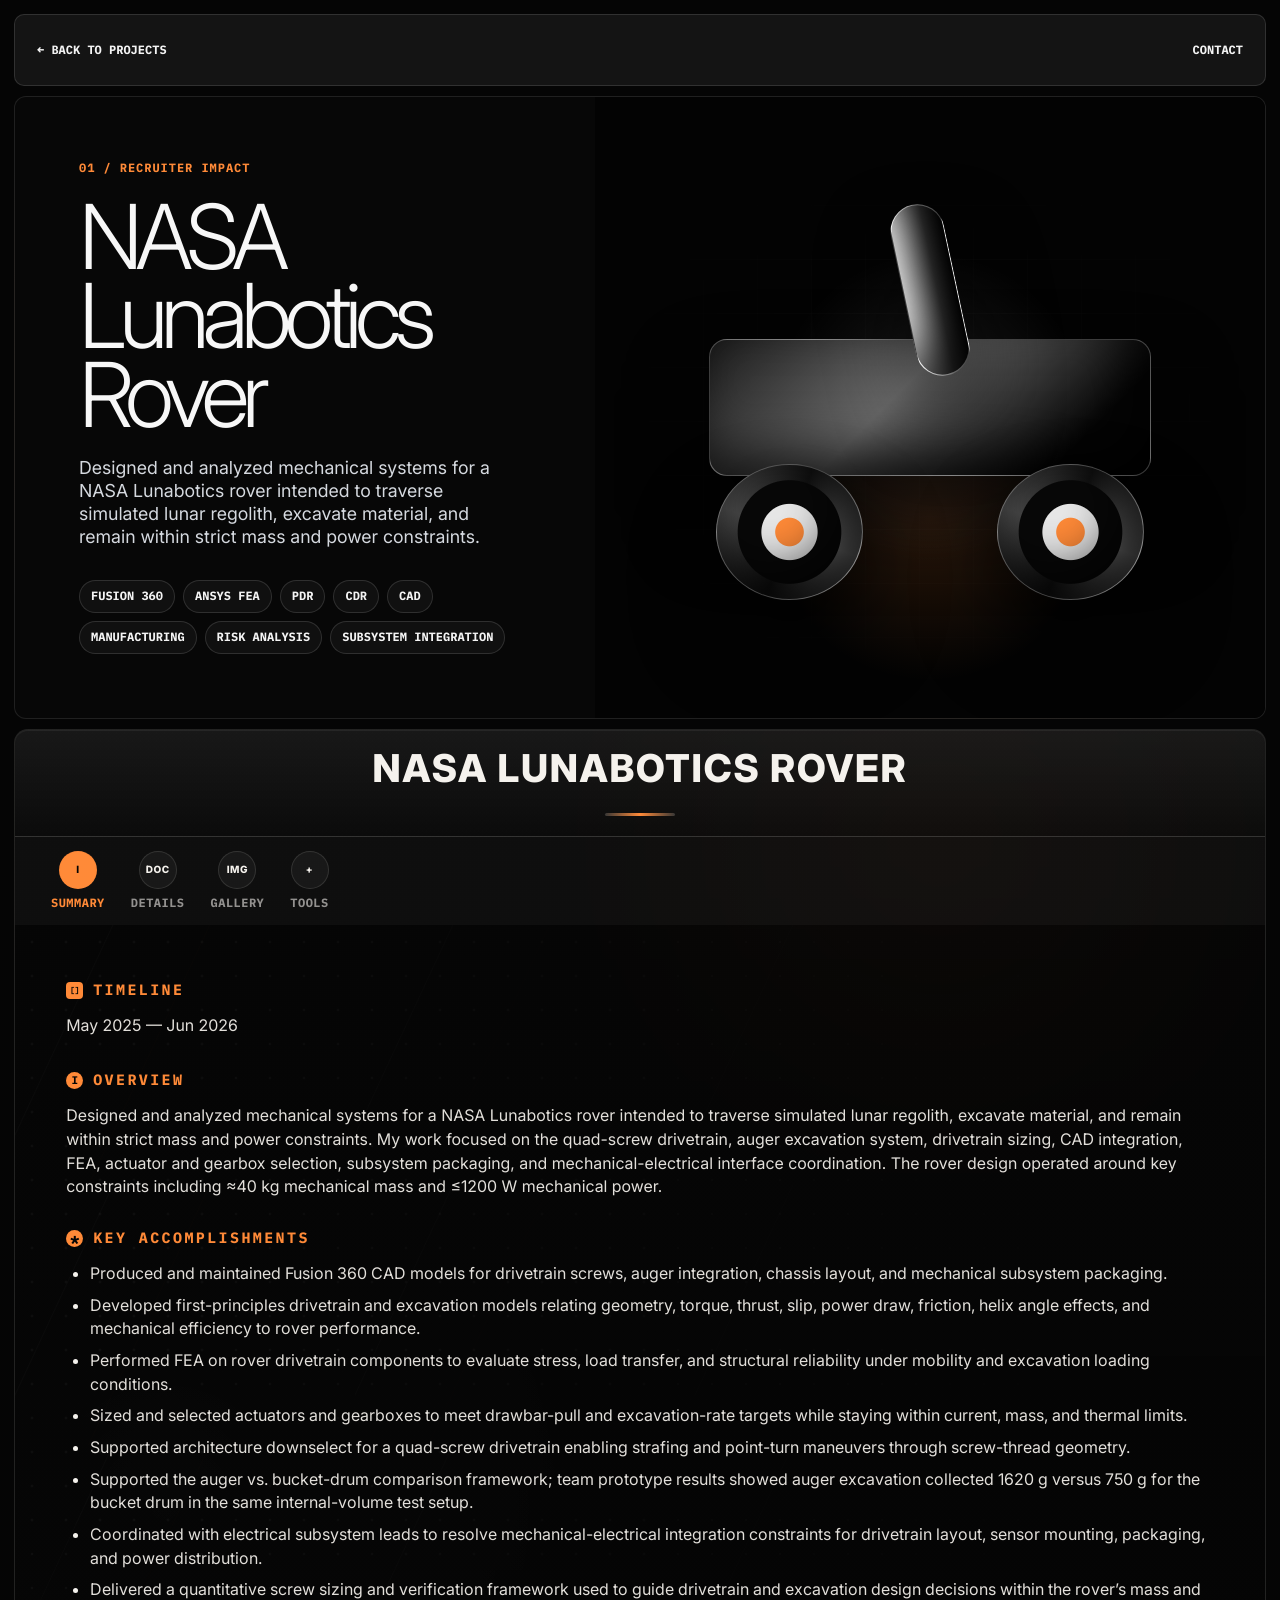
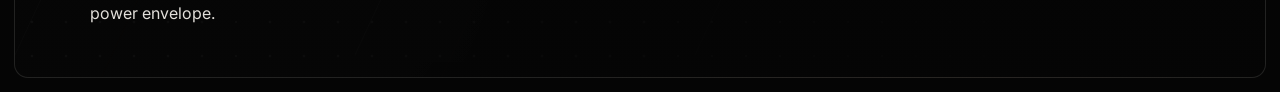
<file: project.html>
<!DOCTYPE html>
<html lang="en">
<head>
    <meta charset="UTF-8" />
    <meta name="viewport" content="width=device-width, initial-scale=1.0" />
    <title>Project Detail | Akilesh Yelchuru</title>
    <meta name="description" content="Detailed aerospace engineering project page for Akilesh Yelchuru's portfolio." />
    <link rel="stylesheet" href="typography.css" />
    <link rel="stylesheet" href="project-page.css?v=case-study-20260809" />
    <link rel="stylesheet" href="project-case-palette.css?v=gallery-card-reset-20260809" />
    <link rel="stylesheet" href="project-tab-pages.css?v=tab-pages-20260809" />
</head>
<body>
    <main class="project-page-shell" data-project-page>
        <nav class="project-page-nav">
            <a href="index.html#projects">← Back to Projects</a>
            <a href="index.html#contact">Contact</a>
        </nav>

        <section class="project-page-hero">
            <div>
                <span class="project-page-kicker" data-project-kicker></span>
                <h1 data-project-title>Project</h1>
                <p data-project-summary></p>
                <div class="project-page-tags" data-project-tags></div>
            </div>
            <div class="project-page-visual" data-project-visual aria-hidden="true">
                <span></span><span></span><span></span><span></span>
            </div>
        </section>

        <section class="project-case-study" aria-label="Project case study">
            <header class="case-study-header">
                <h2 data-case-title>Project</h2>
                <span></span>
            </header>

            <div class="case-study-tabs" aria-label="Project detail pages" data-page-tabs>
                <a href="project.html?tab=summary" class="is-active" data-tab-link="summary">
                    <span>i</span>
                    Summary
                </a>
                <a href="project.html?tab=details" data-tab-link="details">
                    <span>doc</span>
                    Details
                </a>
                <a href="project.html?tab=gallery" data-tab-link="gallery">
                    <span>img</span>
                    Gallery
                </a>
                <a href="project.html?tab=tools" data-tab-link="tools">
                    <span>+</span>
                    Tools
                </a>
            </div>

            <div class="case-study-body">
                <div class="case-tab-view" data-tab-view="summary">
                    <section class="case-block" id="case-summary">
                        <span class="case-label">Timeline</span>
                        <p data-project-timeline></p>
                    </section>

                    <section class="case-block">
                        <span class="case-label">Overview</span>
                        <p data-project-overview></p>
                    </section>

                    <section class="case-block">
                        <span class="case-label">Key Accomplishments</span>
                        <ul data-project-technical></ul>
                    </section>
                </div>

                <div class="case-tab-view" data-tab-view="details" hidden>
                    <section class="case-block case-detail-panel" id="case-details">
                        <span class="case-label">Project Details</span>
                        <div class="case-copy-stack" data-project-details></div>
                    </section>

                    <section class="case-block case-bom-panel" data-bom-section>
                        <span class="case-label">Bill of Materials</span>
                        <div class="case-table-wrap">
                            <table class="case-table">
                                <thead data-project-bom-head></thead>
                                <tbody data-project-bom-body></tbody>
                            </table>
                        </div>
                    </section>

                    <section class="case-block case-data-panel" data-data-section>
                        <span class="case-label">Data & Control System</span>
                        <div class="case-copy-stack" data-project-data></div>
                    </section>
                </div>

                <div class="case-tab-view" data-tab-view="gallery" hidden>
                    <section class="case-block case-gallery-panel" id="case-gallery" data-gallery-section>
                        <span class="case-label">Gallery</span>
                        <div class="case-gallery-grid" data-project-gallery></div>
                    </section>
                </div>

                <div class="case-tab-view" data-tab-view="tools" hidden>
                    <section class="case-block" id="case-tools">
                        <span class="case-label">Skills & Tools</span>
                        <div class="case-pills" data-project-tools></div>
                    </section>

                    <section class="case-block">
                        <span class="case-label">External Links</span>
                        <div class="case-links" data-project-links></div>
                    </section>
                </div>
            </div>
        </section>
    </main>

    <script src="project-page.js?v=gallery-20260809"></script>
    <script src="project-tabs-page.js?v=uploaded-gallery-paths-20260809"></script>
</body>
</html>
</file>
<file: typography.css>
@import url('https://fonts.googleapis.com/css2?family=Inter:wght@300;400;500;700;800&family=IBM+Plex+Mono:wght@500;700&display=swap');

:root {
    --font-sans: "Neue Montreal", "Inter", Arial, Helvetica, sans-serif;
    --font-mono: "Supply Mono", "IBM Plex Mono", "Courier New", monospace;
}

body,
body * {
    font-family: var(--font-sans) !important;
}

.section-kicker,
.nav-center-links a,
.nav-contact-button,
.hero-actions a,
.contact-actions a,
.project-mini-number,
.mini-tag-row span,
.index-card > span,
.index-tags span,
.map-line,
.prompt-list button,
.contact-card-grid span,
.chat-toggle,
.chat-header span,
.chat-form button,
.globe-hint,
.powerhouse-label,
.learn-pill,
.robot-hand::after,
.project-number,
.tag-row span,
.project-heading span,
.availability p,
.portrait-label span,
.chat-form input {
    font-family: var(--font-mono) !important;
}

h1,
h2,
h3,
h4,
strong,
p,
a,
button,
input,
span {
    font-synthesis-weight: none;
    text-rendering: geometricPrecision;
}
</file>
<file: project-page.css>
* {
    box-sizing: border-box;
    margin: 0;
    padding: 0;
}

html {
    scroll-behavior: smooth;
}

body {
    min-height: 100vh;
    color: #f4f4f4;
    background: #050505;
}

a {
    color: inherit;
    text-decoration: none;
}

.project-page-shell {
    min-height: 100vh;
    padding: 14px;
}

.project-page-nav {
    min-height: 72px;
    display: flex;
    align-items: center;
    justify-content: space-between;
    gap: 16px;
    padding: 0 22px;
    border: 1px solid rgba(255, 255, 255, 0.12);
    border-radius: 10px;
    background: rgba(24, 24, 24, 0.86);
}

.project-page-nav a,
.project-page-kicker,
.project-page-tags span,
.case-study-tabs a,
.case-label,
.case-pills span,
.case-links a {
    font-family: var(--font-mono, "Courier New", monospace) !important;
    font-size: 12px;
    font-weight: 800;
    text-transform: uppercase;
}

.project-page-hero {
    min-height: 620px;
    display: grid;
    grid-template-columns: minmax(320px, 0.92fr) minmax(320px, 1.08fr);
    gap: 10px;
    align-items: stretch;
    margin-top: 10px;
    overflow: hidden;
    border: 1px solid rgba(255, 255, 255, 0.1);
    border-radius: 12px;
    background:
        radial-gradient(circle at 78% 46%, rgba(255, 138, 56, 0.16), transparent 34%),
        #070707;
}

.project-page-hero > div:first-child {
    display: flex;
    flex-direction: column;
    justify-content: center;
    padding: clamp(34px, 5vw, 70px);
}

.project-page-kicker {
    margin-bottom: 22px;
    color: #ff8a38;
    letter-spacing: 0.08em;
}

.project-page-hero h1 {
    max-width: 920px;
    color: #f7f7f7;
    font-size: clamp(3.5rem, 7vw, 8.5rem);
    font-weight: 300;
    line-height: 0.88;
    letter-spacing: -0.075em;
}

.project-page-hero p {
    max-width: 680px;
    margin-top: 24px;
    color: #d5d9df;
    font-size: clamp(16px, 1.4vw, 21px);
    line-height: 1.28;
}

.project-page-tags {
    display: flex;
    flex-wrap: wrap;
    gap: 8px;
    margin-top: 30px;
}

.project-page-tags span {
    padding: 8px 11px;
    border: 1px solid rgba(255, 255, 255, 0.13);
    border-radius: 999px;
    color: #f4f4f4;
    background: rgba(255, 255, 255, 0.04);
}

.project-page-visual {
    position: relative;
    min-height: 560px;
    overflow: hidden;
    background:
        radial-gradient(circle at 50% 50%, rgba(255, 255, 255, 0.1), transparent 34%),
        radial-gradient(circle at 50% 68%, rgba(255, 138, 56, 0.16), transparent 30%),
        #030303;
}

.project-page-visual::before {
    content: "";
    position: absolute;
    inset: 0;
    opacity: 0.14;
    background-image:
        linear-gradient(rgba(255,255,255,0.18) 1px, transparent 1px),
        linear-gradient(90deg, rgba(255,255,255,0.12) 1px, transparent 1px);
    background-size: 54px 54px;
    mask-image: radial-gradient(circle at 50% 50%, black, transparent 72%);
}

.project-page-visual span {
    position: absolute;
    border: 1px solid rgba(255, 255, 255, 0.22);
    box-shadow: inset -20px -24px 50px rgba(0, 0, 0, 0.72), 0 45px 80px rgba(0, 0, 0, 0.55);
}

.project-case-study {
    margin-top: 10px;
    overflow: hidden;
    border: 1px solid rgba(255, 255, 255, 0.12);
    border-radius: 14px;
    background:
        linear-gradient(rgba(22, 27, 39, 0.76), rgba(10, 12, 17, 0.88)),
        radial-gradient(circle at 82% 16%, rgba(130, 162, 255, 0.26), transparent 34%),
        radial-gradient(circle at 12% 86%, rgba(255, 138, 56, 0.16), transparent 30%),
        #0b0d12;
    box-shadow: inset 0 1px 0 rgba(255, 255, 255, 0.06);
}

.case-study-header {
    position: relative;
    min-height: 86px;
    display: grid;
    place-items: center;
    padding: 20px 28px;
    border-bottom: 1px solid rgba(255, 255, 255, 0.1);
    background: rgba(255, 255, 255, 0.08);
}

.case-study-header h2 {
    max-width: 1180px;
    color: #dce7ff;
    text-align: center;
    font-size: clamp(1.5rem, 3vw, 3rem);
    font-weight: 800;
    line-height: 1.02;
    letter-spacing: 0.045em;
    text-transform: uppercase;
}

.case-study-header h2::after {
    content: "";
    display: block;
    width: 70px;
    height: 3px;
    margin: 24px auto 0;
    border-radius: 999px;
    background: linear-gradient(90deg, #6d9cff, #ff8a38);
}

.case-study-tabs {
    display: flex;
    align-items: center;
    gap: 26px;
    padding: 14px 36px;
    background: rgba(9, 11, 17, 0.48);
}

.case-study-tabs a {
    display: inline-flex;
    flex-direction: column;
    align-items: center;
    gap: 7px;
    color: rgba(235, 239, 248, 0.58);
    letter-spacing: 0.04em;
}

.case-study-tabs a span {
    width: 38px;
    height: 38px;
    display: grid;
    place-items: center;
    border: 1px solid rgba(255, 255, 255, 0.14);
    border-radius: 50%;
    color: #dfe7ff;
    background: rgba(255, 255, 255, 0.05);
    font-size: 10px;
}

.case-study-tabs a.is-active,
.case-study-tabs a:hover {
    color: #79a2ff;
}

.case-study-tabs a.is-active span,
.case-study-tabs a:hover span {
    border-color: rgba(121, 162, 255, 0.58);
    background: #5d82ef;
}

.case-study-body {
    position: relative;
    display: grid;
    gap: 30px;
    padding: clamp(28px, 4vw, 58px);
}

.case-study-body::before {
    content: "";
    position: absolute;
    inset: 0;
    opacity: 0.22;
    pointer-events: none;
    background-image:
        linear-gradient(115deg, transparent 0 21%, rgba(255, 255, 255, 0.16) 21.2%, transparent 21.5% 42%, rgba(255, 255, 255, 0.1) 42.2%, transparent 42.5%),
        radial-gradient(circle, rgba(255, 255, 255, 0.36) 1px, transparent 1.8px);
    background-size: 340px 260px, 34px 34px;
    mask-image: linear-gradient(90deg, black, transparent 92%);
}

.case-block {
    position: relative;
    z-index: 1;
    max-width: 1180px;
}

.case-label {
    display: inline-flex;
    align-items: center;
    gap: 10px;
    margin-bottom: 14px;
    color: #79a2ff;
    font-size: 15px;
    letter-spacing: 0.16em;
}

.case-label::before {
    content: "i";
    width: 17px;
    height: 17px;
    display: grid;
    place-items: center;
    border-radius: 50%;
    color: #0a0c12;
    background: #79a2ff;
    font-size: 11px;
    letter-spacing: 0;
}

.case-block:first-child .case-label::before {
    content: "[]";
    border-radius: 4px;
    font-size: 8px;
}

.case-block:nth-child(3) .case-label::before {
    content: "*";
    font-size: 16px;
}

.case-block:nth-child(4) .case-label::before {
    content: "+";
    font-size: 14px;
}

.case-block:nth-child(5) .case-label::before {
    content: "->";
    border-radius: 999px;
    font-size: 8px;
}

.case-block p,
.case-block li {
    max-width: 1120px;
    color: rgba(247, 248, 252, 0.92);
    font-size: clamp(16px, 1.2vw, 21px);
    line-height: 1.48;
}

.case-block ul {
    display: grid;
    gap: 8px;
    padding-left: 24px;
}

.case-block li::marker {
    color: #dfe7ff;
}

.case-pills,
.case-links {
    display: flex;
    flex-wrap: wrap;
    gap: 9px;
}

.case-pills span,
.case-links a {
    display: inline-flex;
    align-items: center;
    min-height: 28px;
    padding: 7px 14px;
    border: 1px solid rgba(255, 255, 255, 0.15);
    border-radius: 999px;
    color: #e9edf7;
    background: rgba(255, 255, 255, 0.1);
    box-shadow: inset 0 1px 0 rgba(255, 255, 255, 0.08);
}

.case-links a:hover {
    color: #050505;
    background: #f4f4f4;
}

.project-page-visual.depth-lunabotics span:nth-child(1) {
    left: 17%;
    top: 39%;
    width: 66%;
    height: 22%;
    border-radius: 18px;
    background: linear-gradient(135deg, #1c1c1c, #6a6a6a 42%, #050505 82%);
}

.project-page-visual.depth-lunabotics span:nth-child(2),
.project-page-visual.depth-lunabotics span:nth-child(3) {
    top: 59%;
    width: 22%;
    height: 22%;
    border-radius: 50%;
    background: radial-gradient(circle, #ff8a38 0 14%, #e8e8e8 15% 28%, #080808 29% 52%, transparent 53%), conic-gradient(from 20deg, #111, #777, #111, #444, #111);
}

.project-page-visual.depth-lunabotics span:nth-child(2) { left: 18%; }
.project-page-visual.depth-lunabotics span:nth-child(3) { right: 18%; }
.project-page-visual.depth-lunabotics span:nth-child(4) {
    left: 46%;
    top: 17%;
    width: 8%;
    height: 28%;
    border-radius: 999px;
    background: linear-gradient(90deg, #f4f4f4, #3a3a3a 64%, #050505);
    transform: rotate(-12deg);
}

.project-page-visual.depth-glider span:nth-child(1) {
    left: 10%;
    top: 46%;
    width: 82%;
    height: 8%;
    border-radius: 999px;
    background: linear-gradient(90deg, #f4f4f4, #454545 55%, #050505);
}

.project-page-visual.depth-glider span:nth-child(2),
.project-page-visual.depth-glider span:nth-child(3) {
    left: 22%;
    top: 40%;
    width: 58%;
    height: 16%;
    clip-path: polygon(0 50%, 100% 0, 82% 100%);
    background: linear-gradient(135deg, #f4f4f4, #1a1a1a 65%);
}

.project-page-visual.depth-glider span:nth-child(3) {
    transform: rotate(180deg) translateY(-68px);
}

.project-page-visual.depth-robot span:nth-child(1) {
    left: 18%;
    top: 39%;
    width: 64%;
    height: 28%;
    border-radius: 20px;
    background: linear-gradient(135deg, #151515, #5a5a5a 40%, #050505);
}

.project-page-visual.depth-robot span:nth-child(2),
.project-page-visual.depth-robot span:nth-child(3) {
    top: 62%;
    width: 22%;
    height: 22%;
    border-radius: 50%;
    background: radial-gradient(circle, #ff8a38 0 18%, #f4f4f4 19% 34%, #050505 35%);
}

.project-page-visual.depth-robot span:nth-child(2) { left: 18%; }
.project-page-visual.depth-robot span:nth-child(3) { right: 18%; }

.project-page-visual.depth-rocket span:nth-child(1) {
    left: 42%;
    top: 10%;
    width: 17%;
    height: 68%;
    border-radius: 50% 50% 12px 12px;
    background: linear-gradient(90deg, #f4f4f4, #7a7a7a 45%, #050505 82%);
}

.project-page-visual.depth-rocket span:nth-child(2),
.project-page-visual.depth-rocket span:nth-child(3) {
    top: 61%;
    width: 18%;
    height: 22%;
    clip-path: polygon(50% 0, 100% 100%, 0 100%);
    background: linear-gradient(135deg, #ff8a38, #121212);
}

.project-page-visual.depth-rocket span:nth-child(2) { left: 28%; }
.project-page-visual.depth-rocket span:nth-child(3) { right: 27%; }

.project-page-visual.depth-mission span:nth-child(1) {
    left: 24%;
    top: 24%;
    width: 52%;
    height: 52%;
    border-radius: 50%;
    background: radial-gradient(circle, rgba(255, 138, 56, 0.18), transparent 58%), repeating-radial-gradient(circle, rgba(255,255,255,0.18) 0 1px, transparent 2px 13px);
}

.project-page-visual.depth-mission span:nth-child(2),
.project-page-visual.depth-mission span:nth-child(3) {
    left: 12%;
    top: 49%;
    width: 76%;
    height: 1px;
    background: rgba(255, 255, 255, 0.42);
}

.project-page-visual.depth-mission span:nth-child(2) { transform: rotate(32deg); }
.project-page-visual.depth-mission span:nth-child(3) { transform: rotate(-32deg); }

@media (max-width: 1050px) {
    .project-page-hero {
        grid-template-columns: 1fr;
    }
}

@media (max-width: 720px) {
    .project-page-shell {
        padding: 8px;
    }

    .project-page-nav {
        min-height: auto;
        padding: 16px;
    }

    .project-page-hero h1 {
        font-size: clamp(3rem, 15vw, 5.2rem);
    }

    .case-study-tabs {
        gap: 14px;
        padding: 12px 18px;
    }

    .case-study-tabs a span {
        width: 34px;
        height: 34px;
    }
}
</file>
<file: project-case-palette.css>
:root {
    --case-black: #050505;
    --case-panel: #080808;
    --case-panel-soft: #12100f;
    --case-white: #f5f2ed;
    --case-muted: rgba(245, 242, 237, 0.68);
    --case-line: rgba(245, 242, 237, 0.12);
    --case-orange: #ff8a38;
}

body,
.project-page-shell,
.project-page-nav,
.project-page-hero,
.project-case-study,
.case-study-header,
.case-study-tabs,
.case-study-body,
.case-block,
.project-page-hero h1,
.project-page-hero p,
.case-block p,
.case-block li,
.case-table,
.case-gallery-card figcaption {
    font-family: var(--font-sans, "Neue Montreal", "Inter", Arial, sans-serif) !important;
}

.project-page-nav a,
.project-page-kicker,
.project-page-tags span,
.case-study-tabs a,
.case-label,
.case-pills span,
.case-links a,
.case-table th,
.case-gallery-card strong {
    font-family: var(--font-mono, "Supply Mono", "IBM Plex Mono", "Courier New", monospace) !important;
}

.project-case-study {
    border-color: var(--case-line) !important;
    background:
        linear-gradient(rgba(5, 5, 5, 0.82), rgba(5, 5, 5, 0.94)),
        radial-gradient(circle at 74% 12%, rgba(255, 138, 56, 0.16), transparent 32%),
        radial-gradient(circle at 12% 82%, rgba(255, 255, 255, 0.06), transparent 30%),
        var(--case-black) !important;
}

.case-study-header {
    border-bottom-color: var(--case-line) !important;
    background: linear-gradient(180deg, rgba(255, 255, 255, 0.075), rgba(255, 255, 255, 0.025)) !important;
}

.case-study-header h2 {
    color: var(--case-white) !important;
    font-family: var(--font-sans, "Neue Montreal", "Inter", Arial, sans-serif) !important;
    font-weight: 800;
}

.case-study-header h2::after {
    background: linear-gradient(90deg, rgba(245, 242, 237, 0.18), var(--case-orange), rgba(245, 242, 237, 0.18)) !important;
}

.case-study-tabs {
    background: rgba(255, 255, 255, 0.035) !important;
}

.case-study-tabs a {
    color: rgba(245, 242, 237, 0.58) !important;
}

.case-study-tabs a span {
    color: var(--case-white) !important;
    border-color: var(--case-line) !important;
    background: rgba(255, 255, 255, 0.045) !important;
}

.case-study-tabs a.is-active,
.case-study-tabs a:hover {
    color: var(--case-orange) !important;
}

.case-study-tabs a.is-active span,
.case-study-tabs a:hover span {
    color: var(--case-black) !important;
    border-color: rgba(255, 138, 56, 0.72) !important;
    background: var(--case-orange) !important;
}

.case-study-body::before {
    opacity: 0.16 !important;
    background-image:
        linear-gradient(115deg, transparent 0 21%, rgba(255, 255, 255, 0.12) 21.2%, transparent 21.5% 42%, rgba(255, 138, 56, 0.08) 42.2%, transparent 42.5%),
        radial-gradient(circle, rgba(255, 255, 255, 0.22) 1px, transparent 1.8px) !important;
}

.case-label {
    color: var(--case-orange) !important;
}

.case-label::before {
    color: var(--case-black) !important;
    background: var(--case-orange) !important;
}

.case-block p,
.case-block li {
    color: rgba(245, 242, 237, 0.92) !important;
}

.case-block li::marker {
    color: var(--case-white) !important;
}

.case-copy-stack {
    display: grid;
    gap: 24px;
}

.case-detail-panel,
.case-bom-panel,
.case-data-panel,
.case-gallery-panel {
    max-width: 1240px;
}

.case-table-wrap {
    width: 100%;
    overflow-x: auto;
    border: 1px solid var(--case-line);
    border-radius: 10px;
    background: rgba(255, 255, 255, 0.035);
}

.case-table {
    width: 100%;
    min-width: 920px;
    border-collapse: collapse;
    color: var(--case-white);
    font-size: 14px;
}

.case-table th,
.case-table td {
    padding: 14px 12px;
    text-align: left;
    vertical-align: top;
    border-bottom: 1px solid rgba(245, 242, 237, 0.08);
}

.case-table th {
    color: var(--case-orange);
    font-size: 11px;
    font-weight: 800;
    text-transform: uppercase;
    letter-spacing: 0.05em;
    background: rgba(255, 138, 56, 0.06);
}

.case-table td {
    color: rgba(245, 242, 237, 0.88);
    line-height: 1.35;
}

.case-table tr:last-child td {
    border-bottom: 0;
}

.case-gallery-grid {
    display: grid;
    grid-template-columns: repeat(2, minmax(0, 1fr));
    gap: 12px;
}

.case-gallery-card {
    overflow: hidden;
    border: 1px solid var(--case-line);
    border-radius: 12px;
    background: rgba(255, 255, 255, 0.04);
}

.case-gallery-card img {
    width: auto;
    max-width: 100%;
    height: auto;
    max-height: 360px;
    display: block;
    margin: 0 auto;
    object-fit: contain;
    background: #111;
}

.case-gallery-card figcaption {
    display: grid;
    gap: 8px;
    padding: 16px;
}

.case-gallery-card strong {
    color: var(--case-orange);
    font-size: 12px;
    text-transform: uppercase;
    letter-spacing: 0.05em;
}

.case-gallery-card span {
    color: rgba(245, 242, 237, 0.78);
    font-size: 14px;
    line-height: 1.4;
}

.case-pills,
.case-links {
    display: flex;
    flex-wrap: wrap;
    gap: 9px;
}

.case-pills span,
.case-links a {
    display: inline-flex;
    align-items: center;
    min-height: 28px;
    padding: 7px 14px;
    border: 1px solid rgba(255, 255, 255, 0.15);
    border-radius: 999px;
    color: var(--case-white) !important;
    background: rgba(255, 255, 255, 0.065) !important;
    box-shadow: inset 0 1px 0 rgba(255, 255, 255, 0.08);
}

.case-links a:hover {
    color: var(--case-black) !important;
    border-color: var(--case-orange) !important;
    background: var(--case-orange) !important;
}

[hidden] {
    display: none !important;
}

@media (max-width: 720px) {
    .case-copy-stack {
        gap: 18px;
    }

    .case-table {
        font-size: 13px;
    }

    .case-gallery-grid {
        grid-template-columns: 1fr;
    }
}
</file>
<file: project-tab-pages.css>
.case-tab-view {
    display: grid;
    gap: 30px;
    min-height: 520px;
}

.case-tab-view[hidden] {
    display: none !important;
}

.case-study-tabs a[aria-current="page"] {
    color: var(--case-orange, #ff7a1a);
}

.case-study-tabs a[aria-current="page"] span {
    border-color: rgba(255, 122, 26, 0.55);
    color: var(--case-orange, #ff7a1a);
}

.case-tab-view .case-block {
    max-width: 1240px;
}

@media (max-width: 760px) {
    .case-tab-view {
        min-height: 420px;
        gap: 22px;
    }
}
</file>
